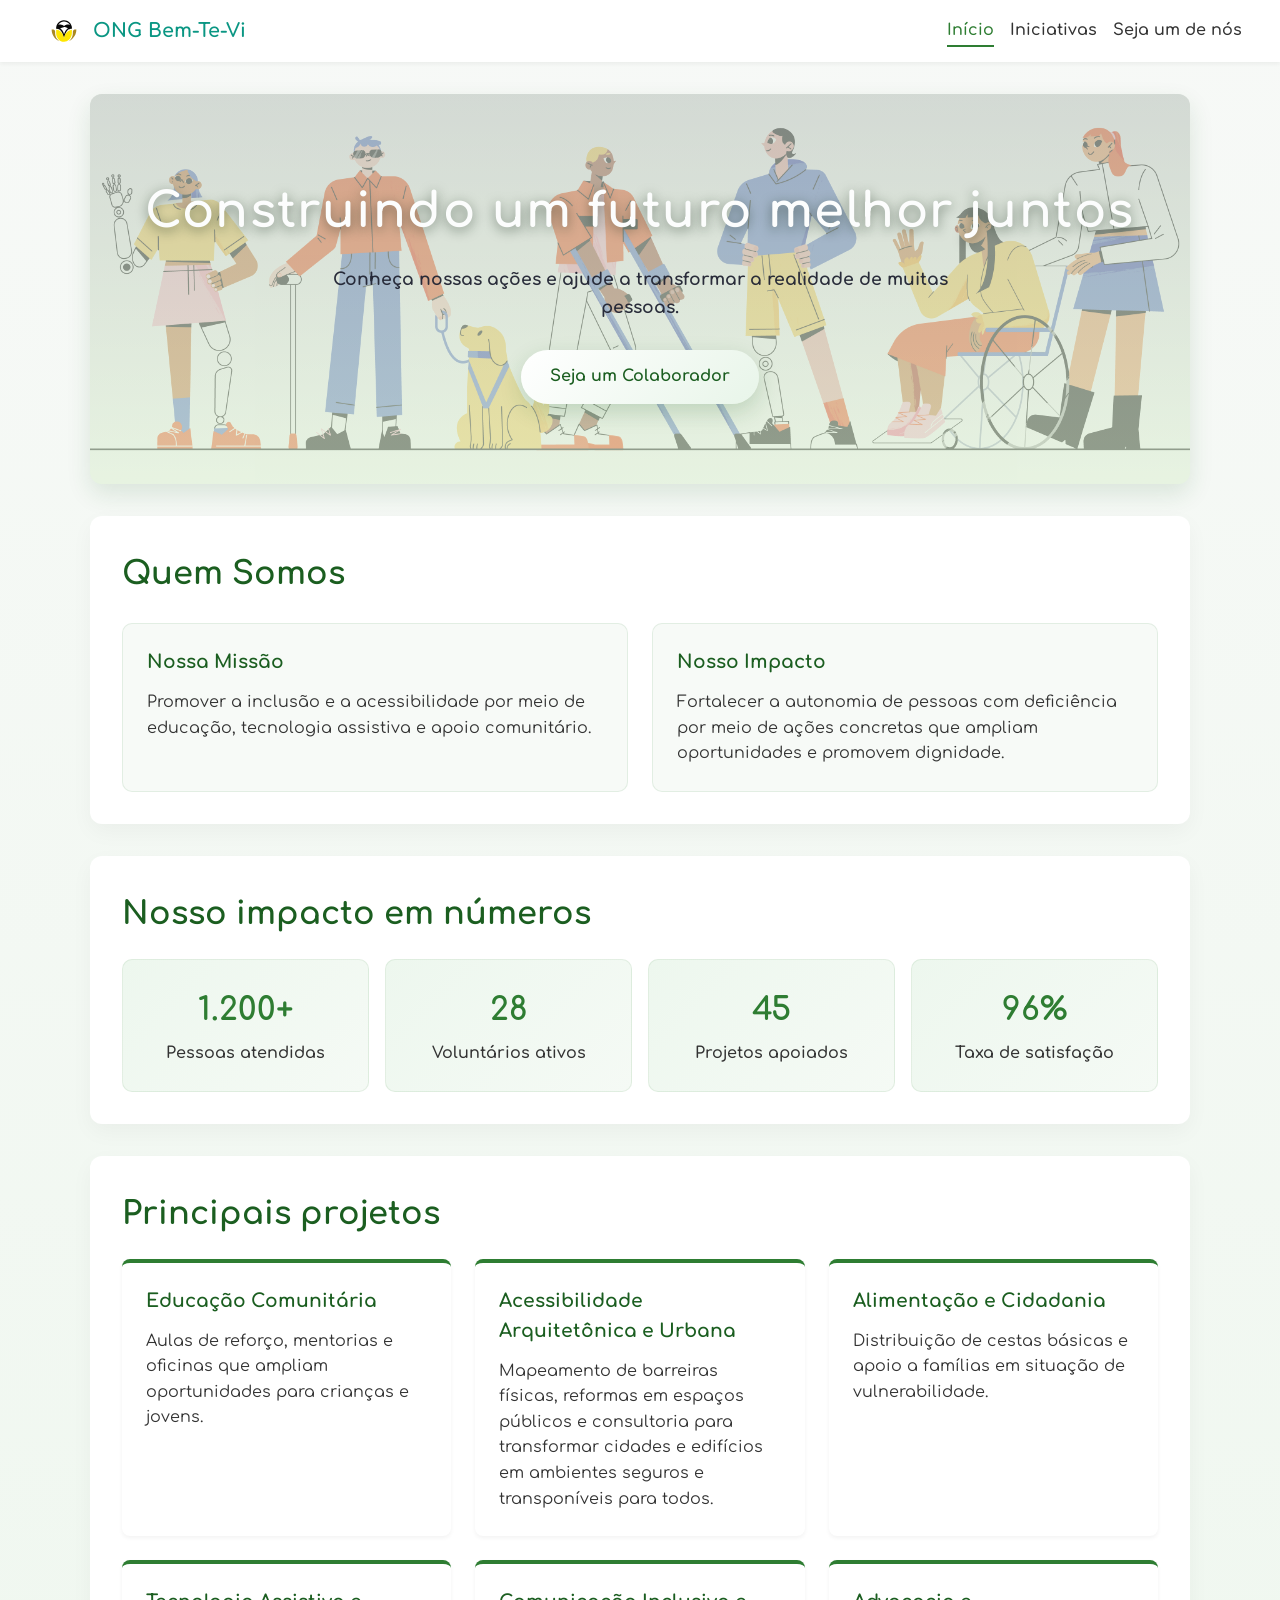
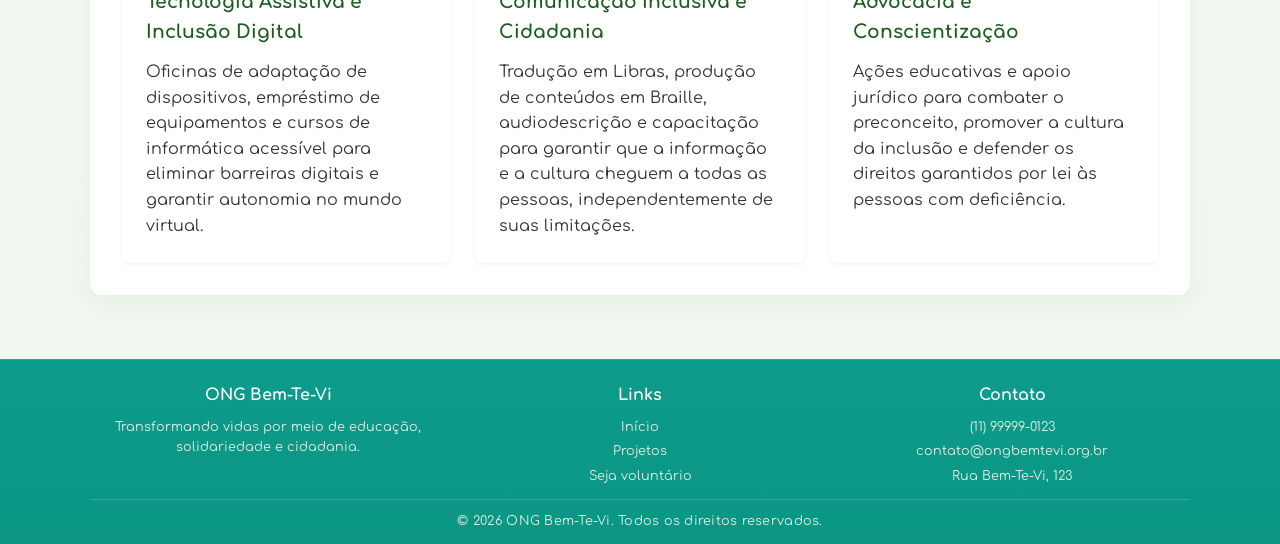
<file: index.html>
<!DOCTYPE html>
<html lang="pt-BR">
<head>
    <meta charset="UTF-8">
    <meta name="viewport" content="width=device-width, initial-scale=1.0">
    <title>ONG Bem-Te-Vi</title>
    <link rel="stylesheet" href="assets/Style.css/style.css">
</head>
<body>
    <header>
        <div class="brand" aria-label="Logo da ONG Bem-Te-Vi">
            <img src="assets/Imgs/logo bemtevi.svg" alt="Logo da ONG Bem-Te-Vi" class="brand-logo">
            <div class="logo">
                <h1>ONG Bem-Te-Vi</h1>
            </div>
        </div>

        <button class="hamburger-toggle" aria-label="Abrir menu" aria-expanded="false">
            <span class="hamburger-lines"></span>
        </button>

        <nav class="nav-container" aria-label="Navegação Principal">
            <ul class="nav-menu">
                <li><a href="#/" data-route aria-current="page">Início</a></li>
                <li><a href="#/projetos" data-route>Iniciativas</a></li>
                <li><a href="#/cadastro" data-route>Seja um de nós</a></li>
            </ul>
        </nav>
    </header>

    <main id="app"></main>

    <div id="toastContainer" class="toast-container" aria-live="polite" aria-atomic="true"></div>

    <footer class="site-footer">
        <div class="footer-container">
            <div>
                <h3>ONG Bem-Te-Vi</h3>
                <p>Transformando vidas por meio de educação, solidariedade e cidadania.</p>
            </div>
            <div>
                <h4>Links</h4>
                <ul>
                    <li><a href="#/" data-route>Início</a></li>
                    <li><a href="#/projetos" data-route>Projetos</a></li>
                    <li><a href="#/cadastro" data-route>Seja voluntário</a></li>
                </ul>
            </div>
            <div>
                <h4>Contato</h4>
                <ul>
                    <li>(11) 99999-0123</li>
                    <li>contato@ongbemtevi.org.br</li>
                    <li>Rua Bem-Te-Vi, 123</li>
                </ul>
            </div>
        </div>
        <p class="footer-copy">&copy; 2026 ONG Bem-Te-Vi. Todos os direitos reservados.</p>
    </footer>

    <script src="assets/JS/main.js"></script>
</body>
</html>
</file>
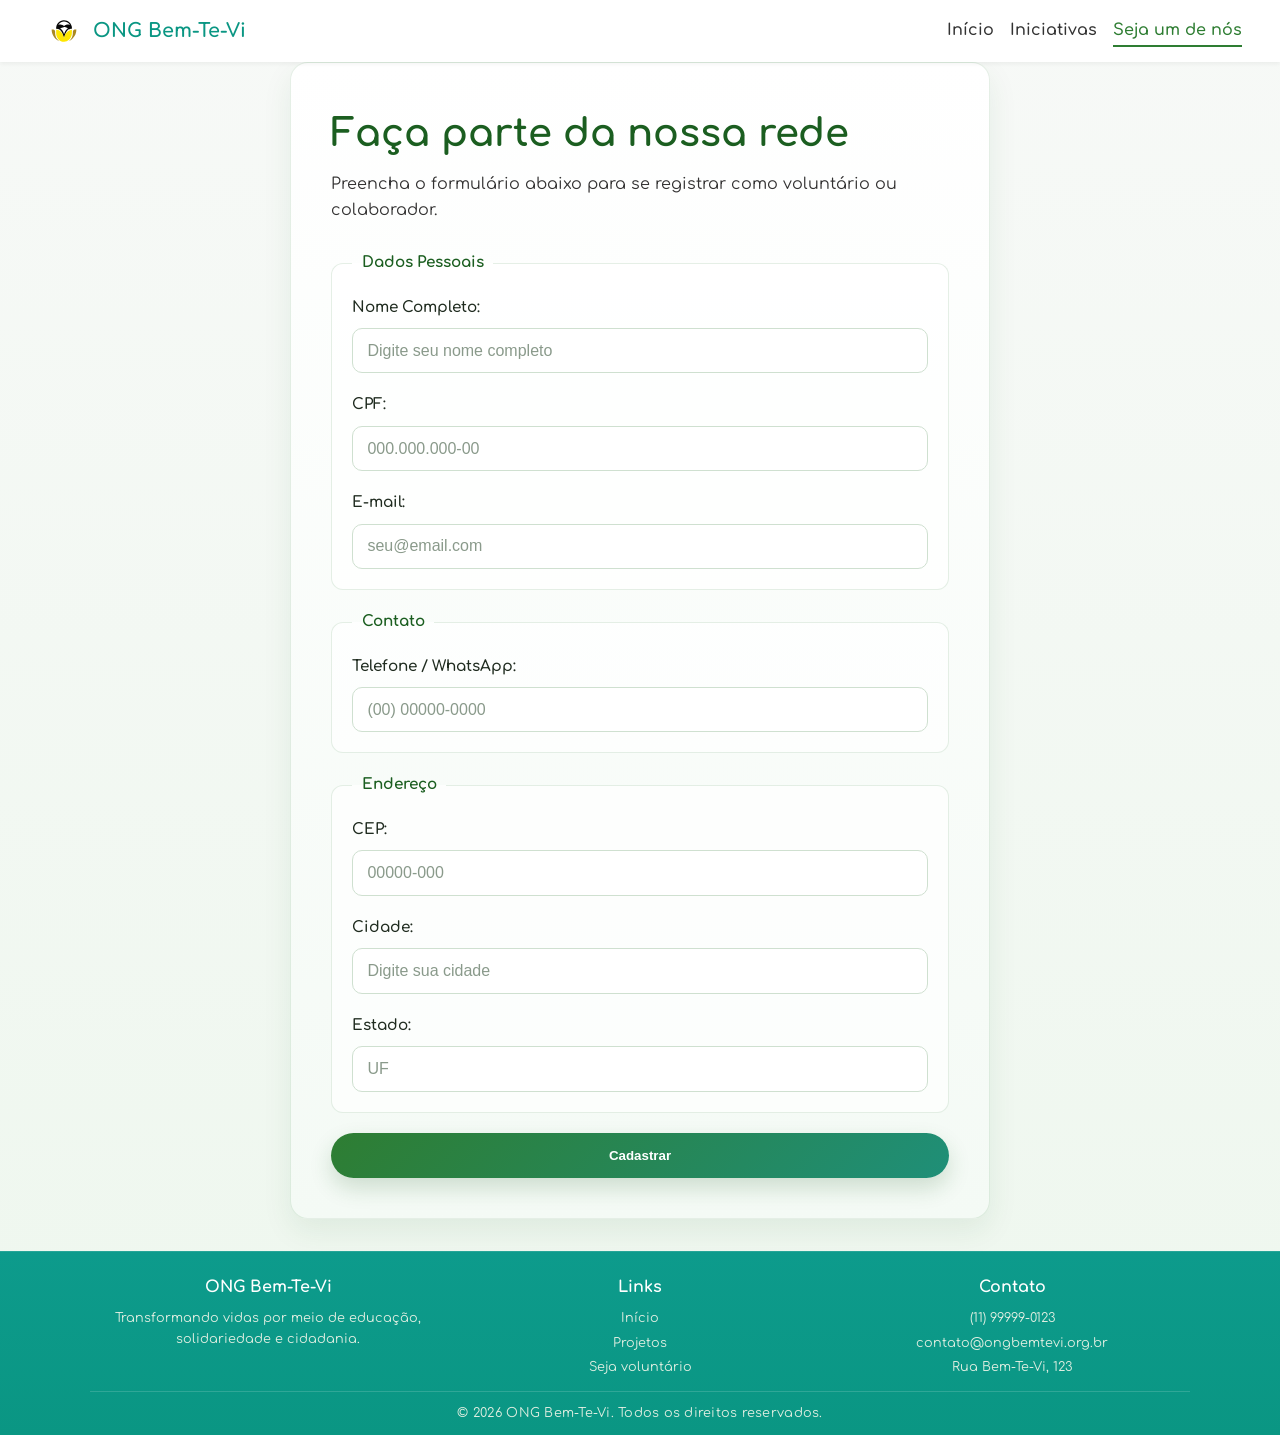
<file: Cadastro.html>
<!DOCTYPE html>
<html lang="pt-BR">
<head>
    <meta charset="UTF-8">
    <meta name="viewport" content="width=device-width, initial-scale=1.0">
    <title>Cadastro de Colaboradores - ONG Bem-Te-Vi</title>
    <link rel="stylesheet" href="assets/Style.css/style.css">
</head>
<body>
    <header>
        <div class="brand" aria-label="Logo da ONG Bem-Te-Vi">
            <img src="assets/Imgs/logo bemtevi.svg" alt="Logo da ONG Bem-Te-Vi" class="brand-logo">
            <div class="logo">
                <h1>ONG Bem-Te-Vi</h1>
            </div>
        </div>

        <button class="hamburger-toggle" aria-label="Abrir menu" aria-expanded="false">
            <span class="hamburger-lines"></span>
        </button>

        <nav class="nav-container" aria-label="Navegação Principal">
            <ul class="nav-menu">
                <li><a href="index.html">Início</a></li>
                <li><a href="Projetos.html">Iniciativas</a></li>
                <li><a href="Cadastro.html" aria-current="page">Seja um de nós</a></li>
            </ul>
        </nav>
    </header>

    <main class="container-cadastro">
        <div id="formAlert" class="alert alert--info" hidden role="status" aria-live="polite"></div>

        <section>
            <h2>Faça parte da nossa rede</h2>
            <p>Preencha o formulário abaixo para se registrar como voluntário ou colaborador.</p>

            <form id="formCadastro" novalidate>
                <fieldset>
                    <legend>Dados Pessoais</legend>

                    <div class="form-group">
                        <label for="nome">Nome Completo:</label>
                        <input type="text" id="nome" name="nome" required minlength="3" placeholder="Digite seu nome completo">
                    </div>

                    <div class="form-group">
                        <label for="cpf">CPF:</label>
                        <input type="text" id="cpf" name="cpf" required placeholder="000.000.000-00" maxlength="14">
                    </div>

                    <div class="form-group">
                        <label for="email">E-mail:</label>
                        <input type="email" id="email" name="email" required placeholder="seu@email.com">
                    </div>
                </fieldset>

                <fieldset>
                    <legend>Contato</legend>

                    <div class="form-group">
                        <label for="telefone">Telefone / WhatsApp:</label>
                        <input type="text" id="telefone" name="telefone" required placeholder="(00) 00000-0000" maxlength="15">
                    </div>
                </fieldset>

                <fieldset>
                    <legend>Endereço</legend>

                    <div class="form-group">
                        <label for="cep">CEP:</label>
                        <input type="text" id="cep" name="cep" required placeholder="00000-000" maxlength="9">
                    </div>

                    <div class="form-group">
                        <label for="cidade">Cidade:</label>
                        <input type="text" id="cidade" name="cidade" required placeholder="Digite sua cidade">
                    </div>

                    <div class="form-group">
                        <label for="estado">Estado:</label>
                        <input type="text" id="estado" name="estado" required placeholder="UF" maxlength="2">
                    </div>
                </fieldset>

                <button type="submit" class="btn">Cadastrar</button>
            </form>
        </section>
    </main>

    <div id="toastContainer" class="toast-container" aria-live="polite" aria-atomic="true"></div>

    <footer class="site-footer">
        <div class="footer-container">
            <div>
                <h3>ONG Bem-Te-Vi</h3>
                <p>Transformando vidas por meio de educação, solidariedade e cidadania.</p>
            </div>
            <div>
                <h4>Links</h4>
                <ul>
                    <li><a href="index.html">Início</a></li>
                    <li><a href="Projetos.html">Projetos</a></li>
                    <li><a href="Cadastro.html">Seja voluntário</a></li>
                </ul>
            </div>
            <div>
                <h4>Contato</h4>
                <ul>
                    <li>(11) 99999-0123</li>
                    <li>contato@ongbemtevi.org.br</li>
                    <li>Rua Bem-Te-Vi, 123</li>
                </ul>
            </div>
        </div>
        <p class="footer-copy">&copy; 2026 ONG Bem-Te-Vi. Todos os direitos reservados.</p>
    </footer>

    <script src="assets/JS/main.js"></script>
</body>
</html>
</file>
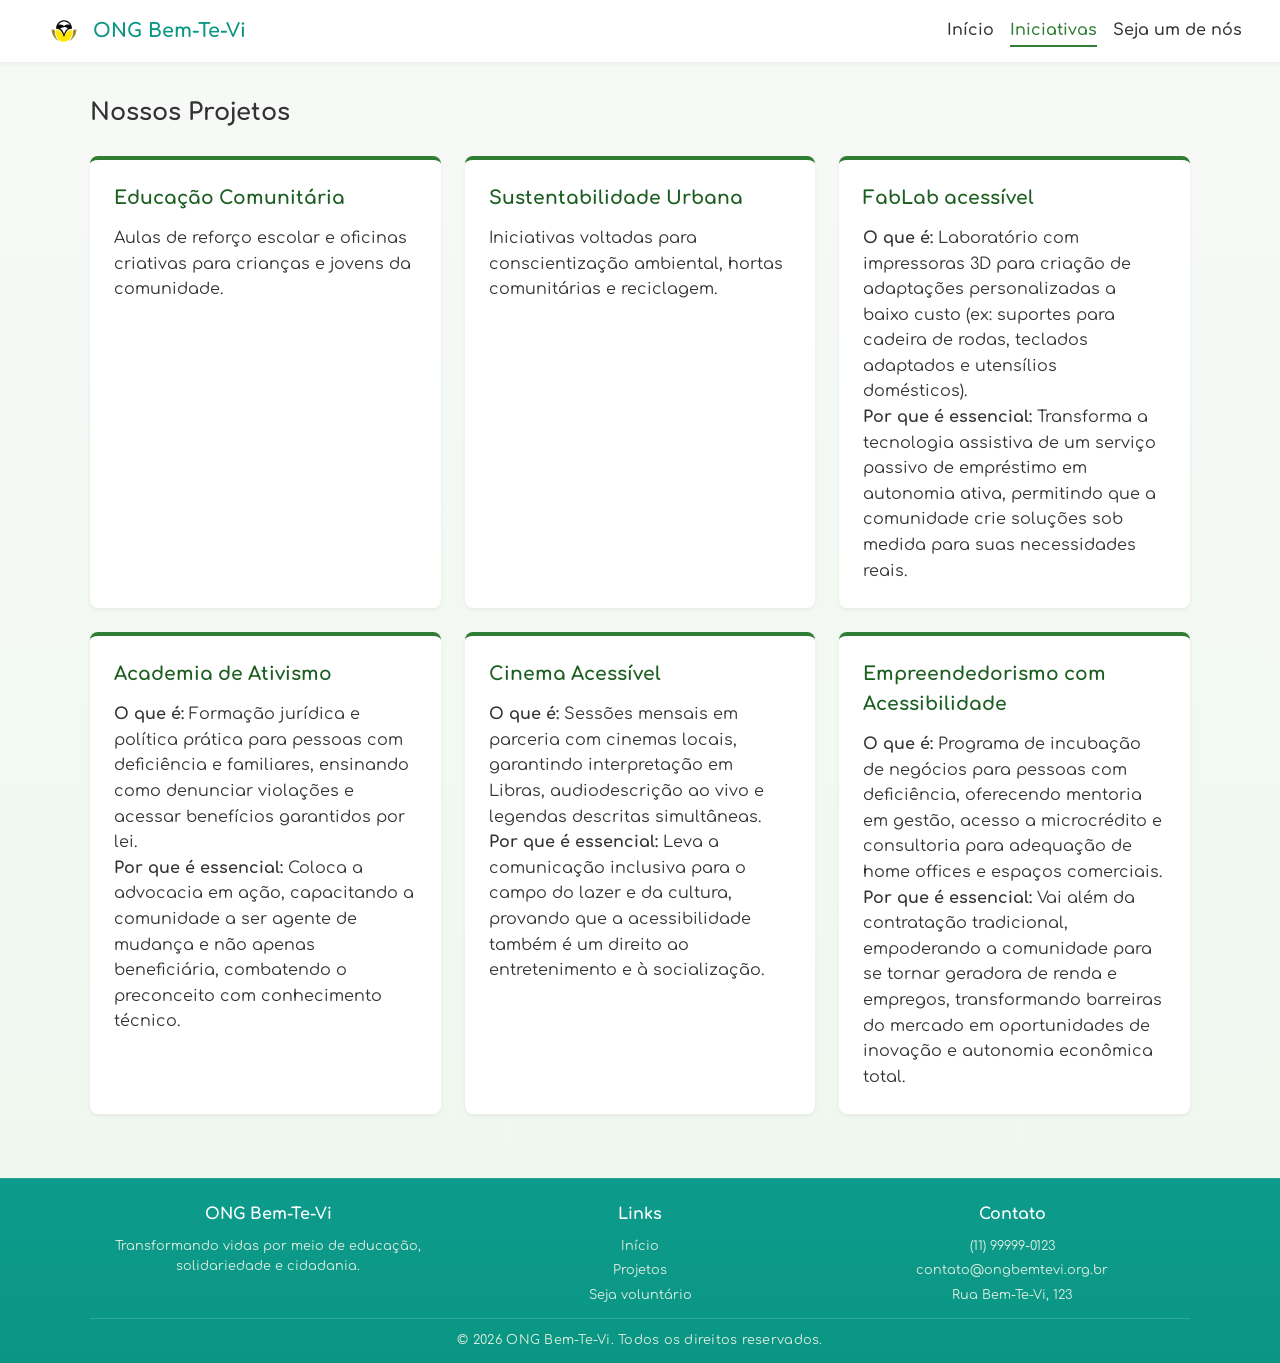
<file: Projetos.html>
<!DOCTYPE html>
<html lang="pt-BR">
<head>
    <meta charset="UTF-8">
    <meta name="viewport" content="width=device-width, initial-scale=1.0">
    <title>Iniciativas - ONG Bem-Te-Vi</title>
    <link rel="stylesheet" href="assets/Style.css/style.css">
</head>
<body>
    <header>
        <div class="brand" aria-label="Logo da ONG Bem-Te-Vi">
            <img src="assets/Imgs/logo bemtevi.svg" alt="Logo da ONG Bem-Te-Vi" class="brand-logo">
            <div class="logo">
                <h1>ONG Bem-Te-Vi</h1>
            </div>
        </div>

        <button class="hamburger-toggle" aria-label="Abrir menu" aria-expanded="false">
            <span class="hamburger-lines"></span>
        </button>

        <nav class="nav-container" aria-label="Navegação Principal">
            <ul class="nav-menu">
                <li><a href="index.html">Início</a></li>
                <li><a href="Projetos.html" aria-current="page">Iniciativas</a></li>
                <li><a href="Cadastro.html">Seja um de nós</a></li>
            </ul>
        </nav>
    </header>

    <main>
        <section>
            <h2>Nossos Projetos</h2>
            <div class="grid-projetos">
                <article class="card-projeto">
                    <h3>Educação Comunitária</h3>
                    <p>Aulas de reforço escolar e oficinas criativas para crianças e jovens da comunidade.</p>
                </article>
                <article class="card-projeto">
                    <h3>Sustentabilidade Urbana</h3>
                    <p>Iniciativas voltadas para conscientização ambiental, hortas comunitárias e reciclagem.</p>
                </article>
                <article class="card-projeto">
                    <h3>FabLab acessível</h3>
                    <p><strong>O que é:</strong> Laboratório com impressoras 3D para criação de adaptações personalizadas a baixo custo (ex: suportes para cadeira de rodas, teclados adaptados e utensílios domésticos).</p>
                    <p><strong>Por que é essencial:</strong> Transforma a tecnologia assistiva de um serviço passivo de empréstimo em autonomia ativa, permitindo que a comunidade crie soluções sob medida para suas necessidades reais.</p>
                </article>
                <article class="card-projeto">
                    <h3>Academia de Ativismo</h3>
                    <p><strong>O que é:</strong> Formação jurídica e política prática para pessoas com deficiência e familiares, ensinando como denunciar violações e acessar benefícios garantidos por lei.</p>
                    <p><strong>Por que é essencial:</strong> Coloca a advocacia em ação, capacitando a comunidade a ser agente de mudança e não apenas beneficiária, combatendo o preconceito com conhecimento técnico.</p>
                </article>
                <article class="card-projeto">
                    <h3>Cinema Acessível</h3>
                    <p><strong>O que é:</strong> Sessões mensais em parceria com cinemas locais, garantindo interpretação em Libras, audiodescrição ao vivo e legendas descritas simultâneas.</p>
                    <p><strong>Por que é essencial:</strong> Leva a comunicação inclusiva para o campo do lazer e da cultura, provando que a acessibilidade também é um direito ao entretenimento e à socialização.</p>
                </article>
                <article class="card-projeto">
                    <h3>Empreendedorismo com Acessibilidade</h3>
                    <p><strong>O que é:</strong> Programa de incubação de negócios para pessoas com deficiência, oferecendo mentoria em gestão, acesso a microcrédito e consultoria para adequação de home offices e espaços comerciais.</p>
                    <p><strong>Por que é essencial:</strong> Vai além da contratação tradicional, empoderando a comunidade para se tornar geradora de renda e empregos, transformando barreiras do mercado em oportunidades de inovação e autonomia econômica total.</p>
                </article>
            </div>
        </section>
    </main>

    <footer class="site-footer">
        <div class="footer-container">
            <div>
                <h3>ONG Bem-Te-Vi</h3>
                <p>Transformando vidas por meio de educação, solidariedade e cidadania.</p>
            </div>
            <div>
                <h4>Links</h4>
                <ul>
                    <li><a href="index.html">Início</a></li>
                    <li><a href="Projetos.html">Projetos</a></li>
                    <li><a href="Cadastro.html">Seja voluntário</a></li>
                </ul>
            </div>
            <div>
                <h4>Contato</h4>
                <ul>
                    <li>(11) 99999-0123</li>
                    <li>contato@ongbemtevi.org.br</li>
                    <li>Rua Bem-Te-Vi, 123</li>
                </ul>
            </div>
        </div>
        <p class="footer-copy">&copy; 2026 ONG Bem-Te-Vi. Todos os direitos reservados.</p>
    </footer>

    <script src="assets/JS/main.js"></script>
</body>
</html>
</file>
<file: assets/Style.css/style.css>
@font-face {
    font-family: 'Comfortaa';
    src: url('../fontes/Comfortaa-VariableFont_wght.ttf') format('truetype');
    font-weight: 100 700;
    font-style: normal;
}

@font-face {
    font-family: 'NovaRound';
    src: url('../fontes/NovaRound-Regular.ttf') format('truetype');
    font-weight: 400;
    font-style: normal;
}

:root {
    --primary-color: #2e7d32; /* Verde sustentável */
    --primary-dark: #1b5e20;
    --accent-color: #81c784;
    --bg-color: #f6f6f4;
    --text-color: #333333;
    --white: #ffffff;
    --success-color: #2e7d32;
    --success-bg: #eaf7ee;
    --warning-color: #b7791f;
    --warning-bg: #fff7e6;
    --danger-color: #b42318;
    --danger-bg: #fef3f2;
    --info-color: #0f6c9e;
    --info-bg: #edf6ff;
    --shadow-soft: 0 10px 25px rgba(27, 94, 32, 0.12);
    --transition: all 0.3s ease;
}

* {
    margin: 0;
    padding: 0;
    box-sizing: border-box;
}

body {
    font-family: 'Comfortaa', 'Segoe UI', sans-serif;
    background: linear-gradient(180deg, #f7f9f7 0%, #eef7ee 100%);
    color: var(--text-color);
    line-height: 1.6;
    display: flex;
    flex-direction: column;
    min-height: 100vh;
}

header {
    background-color: var(--white);
    box-shadow: 0 2px 4px rgba(0,0,0,0.05);
    display: flex;
    justify-content: space-between;
    align-items: center;
    gap: 1rem;
    padding: 0.30rem 3%;
    min-height: 58px;
    position: sticky;
    top: 0;
    z-index: 100;
}

.brand {
    display: flex;
    align-items: center;
    gap: 0.15rem;
}

.brand-logo {
    width: 52px;
    height: 52px;
    object-fit: contain;
    display: block;
    flex-shrink: 0;
}

.logo {
    display: flex;
    align-items: center;        
}

.logo h1 {
    font-size: 1.2rem;
    color: #0a9683;
    font-weight: 700;
    line-height: 1.1;
    white-space: nowrap;
    font-family: 'Comfortaa', 'Segoe UI', sans-serif;
}

nav ul {
    list-style: none;
    display: flex;
    align-items: center;
    gap: 1rem;
}

nav a {
    text-decoration: none;
    color: var(--text-color);
    font-weight: 600;
    transition: var(--transition);
    padding: 0.35rem 0;
    border-bottom: 2px solid transparent;
}

nav a:hover, nav a[aria-current="page"] {
    color: var(--primary-color);
    border-bottom-color: var(--primary-color);
}

main {
    flex: 1;
    max-width: 1100px;
    width: 90%;
    margin: 2rem auto;
}

.hero {
    position: relative;
    overflow: hidden;
    background: linear-gradient(rgba(20, 51, 25, 0.25), rgba(76, 177, 18, 0.15));
    color: var(--white);
    padding: 5rem 2rem;
    text-align: center;
    border-radius: 12px;
    margin-bottom: 2rem;
    box-shadow: 0 10px 25px rgba(27, 94, 32, 0.12);
}

.hero-image {
    position: absolute;
    inset: 0;
    width: 100%;
    height: 100%;
    object-fit: cover;
    z-index: 0;
    opacity: 0.33;
    filter: saturate(0.9) contrast(1.08);
}

.hero h2,
.hero p,
.hero .btn {
    position: relative;
    z-index: 1;
}

.hero h2 {
    font-size: clamp(2rem, 4vw, 3rem);
    margin-bottom: 1rem;
    font-weight: 700;
    letter-spacing: 0.03em;
    color: #fcfdfd;
    font-family: 'Comfortaa', sans-serif;
    text-shadow: 0 3px 12px rgba(15, 36, 18, 0.50);
}

.hero p {
    font-size: 1.08rem;
    margin-bottom: 1.75rem;
    max-width: 650px;
    margin-left: auto;
    margin-right: auto;
    color: rgba(33, 36, 51, 0.96);
}

form button[type="submit"] {
    display: inline-flex;
    align-items: center;
    justify-content: center;
    width: 100%;
    background: linear-gradient(135deg, var(--primary-color), #1f8f78);
    color: var(--white);
    padding: 0.95rem 1.5rem;
    border-radius: 999px;
    text-decoration: none;
    font-weight: 700;
    border: none;
    cursor: pointer;
    transition: var(--transition);
    box-shadow: 0 10px 22px rgba(27, 94, 32, 0.18);
}

.btn {
    display: inline-block;
    background: linear-gradient(135deg, #ffffff, #e8f5e9);
    color: var(--primary-dark);
    padding: 0.9rem 1.8rem;
    border-radius: 999px;
    text-decoration: none;
    font-weight: 700;
    border: none;
    cursor: pointer;
    transition: var(--transition);
    box-shadow: 0 8px 22px rgba(27, 94, 32, 0.18);
}

form button[type="submit"]:hover,
.btn:hover {
    background: linear-gradient(135deg, var(--primary-dark), #0b8d7a);
    color: var(--white);
    transform: translateY(-1px);
}

/* Formulário de Cadastro */
.container-cadastro {
    background: linear-gradient(180deg, #ffffff 0%, #f4faf5 100%);
    padding: 2.5rem;
    border-radius: 18px;
    box-shadow: 0 12px 30px rgba(27, 94, 32, 0.08);
    border: 1px solid rgba(46, 125, 50, 0.12);
    max-width: 700px;
    margin: 0 auto;
}

.container-cadastro h2 {
    color: var(--primary-dark);
    margin-bottom: 0.5rem;
    font-size: clamp(1.8rem, 3vw, 2.4rem);
}

.container-cadastro p {
    color: #333232;
    margin-bottom: 1.75rem;
    font-family: 'Comfortaa', 'Segoe UI', sans-serif;
}

#formCadastro {
    display: grid;
    gap: 1.25rem;
}

#formCadastro fieldset {
    border: 1px solid rgba(46, 125, 50, 0.12);
    background: rgba(255, 255, 255, 0.7);
    border-radius: 12px;
    padding: 1.25rem;
    margin: 0;
}

#formCadastro legend {
    padding: 0 0.6rem;
    font-weight: 700;
    color: var(--primary-dark);
    font-size: 0.95rem;
}

.form-group {
    margin-bottom: 1.25rem;
}

.form-group:last-child {
    margin-bottom: 0;
}

.form-group label {
    display: block;
    margin-bottom: 0.5rem;
    font-weight: 600;
    font-size: 0.95rem;
    color: #1f2b1f;
}

.form-group input {
    width: 100%;
    padding: 0.8rem 0.9rem;
    border: 1px solid #cfe0d0;
    border-radius: 10px;
    font-size: 1rem;
    background: #ffffff;
    transition: var(--transition);
}

.form-group input::placeholder {
    color: #8a9a8b;
}

.form-group input:focus {
    outline: none;
    border-color: var(--primary-color);
    box-shadow: 0 0 0 3px rgba(46, 125, 50, 0.12);
}

.badge {
    display: inline-flex;
    align-items: center;
    justify-content: center;
    padding: 0.3rem 0.7rem;
    border-radius: 999px;
    font-size: 0.72rem;
    font-weight: 700;
    letter-spacing: 0.02em;
    line-height: 1;
}

.badge--success {
    background: var(--success-bg);
    color: var(--success-color);
}

.badge--warning {
    background: var(--warning-bg);
    color: var(--warning-color);
}

.badge--danger {
    background: var(--danger-bg);
    color: var(--danger-color);
}

.badge--info {
    background: var(--info-bg);
    color: var(--info-color);
}

.alert {
    display: flex;
    align-items: flex-start;
    gap: 0.75rem;
    width: 100%;
    padding: 0.9rem 1rem;
    border-radius: 12px;
    border: 1px solid transparent;
    font-size: 0.95rem;
    line-height: 1.5;
    margin-bottom: 1rem;
}

.alert[hidden] {
    display: none;
}

.alert--success {
    background: var(--success-bg);
    border-color: rgba(46, 125, 50, 0.18);
    color: var(--success-color);
}

.alert--warning {
    background: var(--warning-bg);
    border-color: rgba(183, 121, 31, 0.18);
    color: var(--warning-color);
}

.alert--danger {
    background: var(--danger-bg);
    border-color: rgba(180, 35, 24, 0.18);
    color: var(--danger-color);
}

.alert--info {
    background: var(--info-bg);
    border-color: rgba(15, 108, 158, 0.18);
    color: var(--info-color);
}

.toast-container {
    position: fixed;
    right: 1rem;
    bottom: 1rem;
    z-index: 2000;
    display: grid;
    gap: 0.75rem;
    width: min(360px, calc(100vw - 2rem));
}

.toast {
    display: flex;
    align-items: flex-start;
    gap: 0.75rem;
    padding: 0.9rem 1rem;
    border-radius: 12px;
    background: var(--white);
    box-shadow: 0 12px 24px rgba(15, 23, 42, 0.12);
    border-left: 5px solid var(--primary-color);
    opacity: 0;
    transform: translateY(12px);
    transition: opacity 0.25s ease, transform 0.25s ease;
}

.toast.is-visible {
    opacity: 1;
    transform: translateY(0);
}

.toast--success {
    border-left-color: var(--success-color);
}

.toast--warning {
    border-left-color: var(--warning-color);
}

.toast--danger {
    border-left-color: var(--danger-color);
}

.toast--info {
    border-left-color: var(--info-color);
}

.toast__icon {
    display: inline-flex;
    align-items: center;
    justify-content: center;
    width: 1.8rem;
    height: 1.8rem;
    border-radius: 50%;
    background: rgba(46, 125, 50, 0.12);
    font-weight: 700;
    flex-shrink: 0;
}

.toast--success .toast__icon {
    background: rgba(46, 125, 50, 0.12);
    color: var(--success-color);
}

.toast--warning .toast__icon {
    background: rgba(183, 121, 31, 0.12);
    color: var(--warning-color);
}

.toast--danger .toast__icon {
    background: rgba(180, 35, 24, 0.12);
    color: var(--danger-color);
}

.toast--info .toast__icon {
    background: rgba(15, 108, 158, 0.12);
    color: var(--info-color);
}

.toast__content {
    flex: 1;
    display: grid;
    gap: 0.2rem;
}

.toast__title {
    font-size: 0.9rem;
    font-weight: 700;
    color: var(--text-color);
}

.toast__content span {
    font-size: 0.8rem;
    color: #4a4f4a;
}

.toast__close {
    border: 0;
    background: transparent;
    color: #667061;
    font-size: 1.1rem;
    cursor: pointer;
    line-height: 1;
    padding: 0.1rem 0.2rem;
}

.modal-backdrop {
    position: fixed;
    inset: 0;
    background: rgba(15, 23, 42, 0.55);
    display: none;
    align-items: center;
    justify-content: center;
    padding: 1rem;
    z-index: 1500;
}

.modal-backdrop.is-open {
    display: flex;
}

.modal {
    background: var(--white);
    border-radius: 16px;
    width: min(520px, 100%);
    box-shadow: 0 18px 40px rgba(15, 23, 42, 0.18);
    padding: 1.5rem;
}

.modal[hidden] {
    display: none;
}

.modal__header {
    display: flex;
    align-items: center;
    justify-content: space-between;
    gap: 1rem;
    margin-bottom: 0.75rem;
}

.modal__title {
    margin: 0;
    font-size: 1.1rem;
    color: var(--primary-dark);
}

.modal__close {
    border: 0;
    background: transparent;
    font-size: 1.4rem;
    color: #667061;
    cursor: pointer;
}

.modal__body {
    color: var(--text-color);
    line-height: 1.6;
}

.modal__footer {
    display: flex;
    justify-content: flex-end;
    margin-top: 1.25rem;
}

/* Grid de Projetos */
.grid-projetos {
    display: grid;
    grid-template-columns: repeat(auto-fit, minmax(280px, 1fr));
    gap: 1.5rem;
    margin-top: 1.5rem;
}

.card-projeto {
    background: var(--white);
    padding: 1.5rem;
    border-radius: 8px;
    box-shadow: 0 2px 4px rgba(0,0,0,0.05);
    border-top: 4px solid var(--primary-color);
}

.card-projeto h3 {
    color: var(--primary-dark);
    margin-bottom: 0.75rem;
}

.sobre {
    background: var(--white);
    border-radius: 12px;
    padding: 2rem;
    box-shadow: 0 8px 22px rgba(0, 0, 0, 0.04);
    margin-top: 2rem;
}

.sobre h2 {
    color: var(--primary-dark);
    font-size: 2rem;
    margin-bottom: 1rem;
}

.sobre-grid {
    display: grid;
    grid-template-columns: repeat(auto-fit, minmax(260px, 1fr));
    gap: 1.5rem;
    margin-top: 1.5rem;
}

.sobre-card {
    background: #f7faf7;
    border: 1px solid rgba(46, 125, 50, 0.1);
    border-radius: 10px;
    padding: 1.5rem;
}

.sobre-card h3 {
    color: var(--primary-dark);
    margin-bottom: 0.75rem;
}

.impacto,
.projetos-home {
    margin-top: 2rem;
    background: var(--white);
    border-radius: 12px;
    padding: 2rem;
    box-shadow: 0 8px 22px rgba(0, 0, 0, 0.04);
}

.impacto h2,
.projetos-home h2 {
    color: var(--primary-dark);
    margin-bottom: 1.25rem;
    font-size: 2rem;
}

.impacto-grid {
    display: grid;
    grid-template-columns: repeat(auto-fit, minmax(180px, 1fr));
    gap: 1rem;
}

.impacto-item {
    background: linear-gradient(135deg, #edf7ee, #f5faf5);
    border: 1px solid rgba(46, 125, 50, 0.09);
    border-radius: 10px;
    padding: 1.5rem 1rem;
    text-align: center;
}

.impacto-item strong {
    display: block;
    font-size: 2rem;
    color: var(--primary-color);
    margin-bottom: 0.35rem;
}

.impacto-item span {
    color: var(--text-color);
    font-weight: 600;
}

.projetos-home .grid-projetos {
    margin-top: 1rem;
}

.site-footer {
    width: 100%;
    background: linear-gradient(180deg, #0d9b8c 0%, #0a9683 100%);
    color: #eaf5eb;
    padding: 1.5rem 1rem 0.75rem;
    margin-top: 2rem;
    text-align: center;
    box-shadow: inset 0 1px 0 rgba(255,255,255,0.1);
}

.footer-container {
    max-width: 1100px;
    margin: 0 auto;
    display: grid;
    grid-template-columns: repeat(auto-fit, minmax(220px, 1fr));
    gap: 1rem;
    align-items: start;
}

.footer-container > div {
    text-align: center;
}

.site-footer h3,
.site-footer h4 {
    margin-bottom: 0.5rem;
    color: var(--white);
    font-weight: 700;
    font-size: 1rem;
}

.site-footer p,
.site-footer li,
.site-footer a {
    color: #dfeee1;
    text-decoration: none;
    font-size: 0.8rem;
    line-height: 1.6;
}

.site-footer ul {
    list-style: none;
    padding: 0;
    margin: 0;
    display: grid;
    gap: 0.25rem;
}

.site-footer a:hover {
    color: var(--accent-color);
}

.footer-copy {
    display: block;
    width: 100%;
    max-width: 1100px;
    margin: 0.8rem auto 0;
    padding-top: 0.7rem;
    border-top: 1px solid rgba(255, 255, 255, 0.15);
    text-align: center;
    color: #d9e8dc;
    font-size: 0.75rem;
    letter-spacing: 0.02em;
}

.main-grid-container {
    display: grid;
    grid-template-columns: repeat(auto-fit, minmax(280px, 1fr));
    gap: 1.5rem;
    margin-top: 2rem;
    width: 100%;
    max-width: 1100px;
    padding: 0 1rem;
}

.grid-item {
    grid-column: span 1;
}

/* ==========================================
   NAVEGAÇÃO / MENU HAMBÚRGUER
   ========================================== */
.nav-container {
    display: flex;
    align-items: center;
}

.nav-menu {
    display: flex;
    flex-direction: row;
    align-items: center;
    gap: 1rem;
    list-style: none;
}

.hamburger-toggle {
    display: none;
    background: transparent;
    border: none;
    cursor: pointer;
    padding: 0.5rem;
    z-index: 100;
}

.hamburger-lines {
    display: block;
    width: 25px;
    height: 3px;
    background: var(--text-color);
    border-radius: 2px;
    position: relative;
}

.hamburger-lines::before,
.hamburger-lines::after {
    content: '';
    position: absolute;
    width: 25px;
    height: 3px;
    background: var(--text-color);
    border-radius: 2px;
    left: 0;
}

.hamburger-lines::before {
    top: -8px;
}

.hamburger-lines::after {
    top: 8px;
}

@keyframes slideDown {
    from {
        opacity: 0;
        transform: translateY(-10px);
    }
    to {
        opacity: 1;
        transform: translateY(0);
    }
}

/* ==========================================
   RESPONSIVO
   ========================================== */
@media (max-width: 768px) {
    header {
        flex-wrap: wrap;
        padding: 0.75rem 3%;
    }

    .logo h1 {
        white-space: normal;
        text-align: center;
    }

    main {
        width: 92%;
    }

    .hero {
        padding: 4rem 1.25rem;
    }

    .hero h2 {
        font-size: 2rem;
    }

    .hero p {
        font-size: 1rem;
    }

    .container-cadastro {
        padding: 1.5rem 1rem;
    }

    #formCadastro fieldset {
        padding: 1rem;
    }

    .site-footer {
        padding-left: 0.75rem;
        padding-right: 0.75rem;
    }

    .footer-container {
        grid-template-columns: 1fr;
        gap: 0.75rem;
    }

    .main-grid-container {
        grid-template-columns: repeat(2, 1fr);
    }

    /* Menu hambúrguer */
    .hamburger-toggle {
        display: block;
    }

    .nav-container {
        flex-basis: 100%;
        justify-content: flex-end;
    }

    .nav-menu {
        display: none;
        flex-direction: column;
        width: 100%;
        position: absolute;
        top: 100%;
        left: 0;
        right: 0;
        background: var(--white);
        box-shadow: 0 4px 12px rgba(0,0,0,0.1);
        padding: 1rem;
        z-index: 99;
    }

    .nav-container.active .nav-menu {
        display: flex;
        animation: slideDown 0.3s ease forwards;
    }

    .nav-menu li a {
        padding: 0.5rem 0;
        font-size: 0.95rem;
    }

    .hamburger-toggle[aria-expanded="true"] .hamburger-lines {
        background: transparent;
    }

    .hamburger-toggle[aria-expanded="true"] .hamburger-lines::before {
        transform: rotate(45deg);
        top: 0;
    }

    .hamburger-toggle[aria-expanded="true"] .hamburger-lines::after {
        transform: rotate(-45deg);
        top: 0;
    }
}

@media (max-width: 480px) {
    .main-grid-container {
        grid-template-columns: repeat(2, 1fr);
    }

    .nav-menu {
        padding: 0.75rem;
        gap: 0.5rem;
    }
}

@media (min-width: 769px) and (max-width: 1024px) {
    .main-grid-container {
        grid-template-columns: repeat(12, 1fr);
    }
}

@media (min-width: 1200px) {
    .main-grid-container {
       max-width: 1140px;
       gap: 2rem;
    }
}

@media (min-width: 1600px) {
    .main-grid-container {
        max-width: 1500px;
        gap: 2.5rem;
    }
}
</file>
